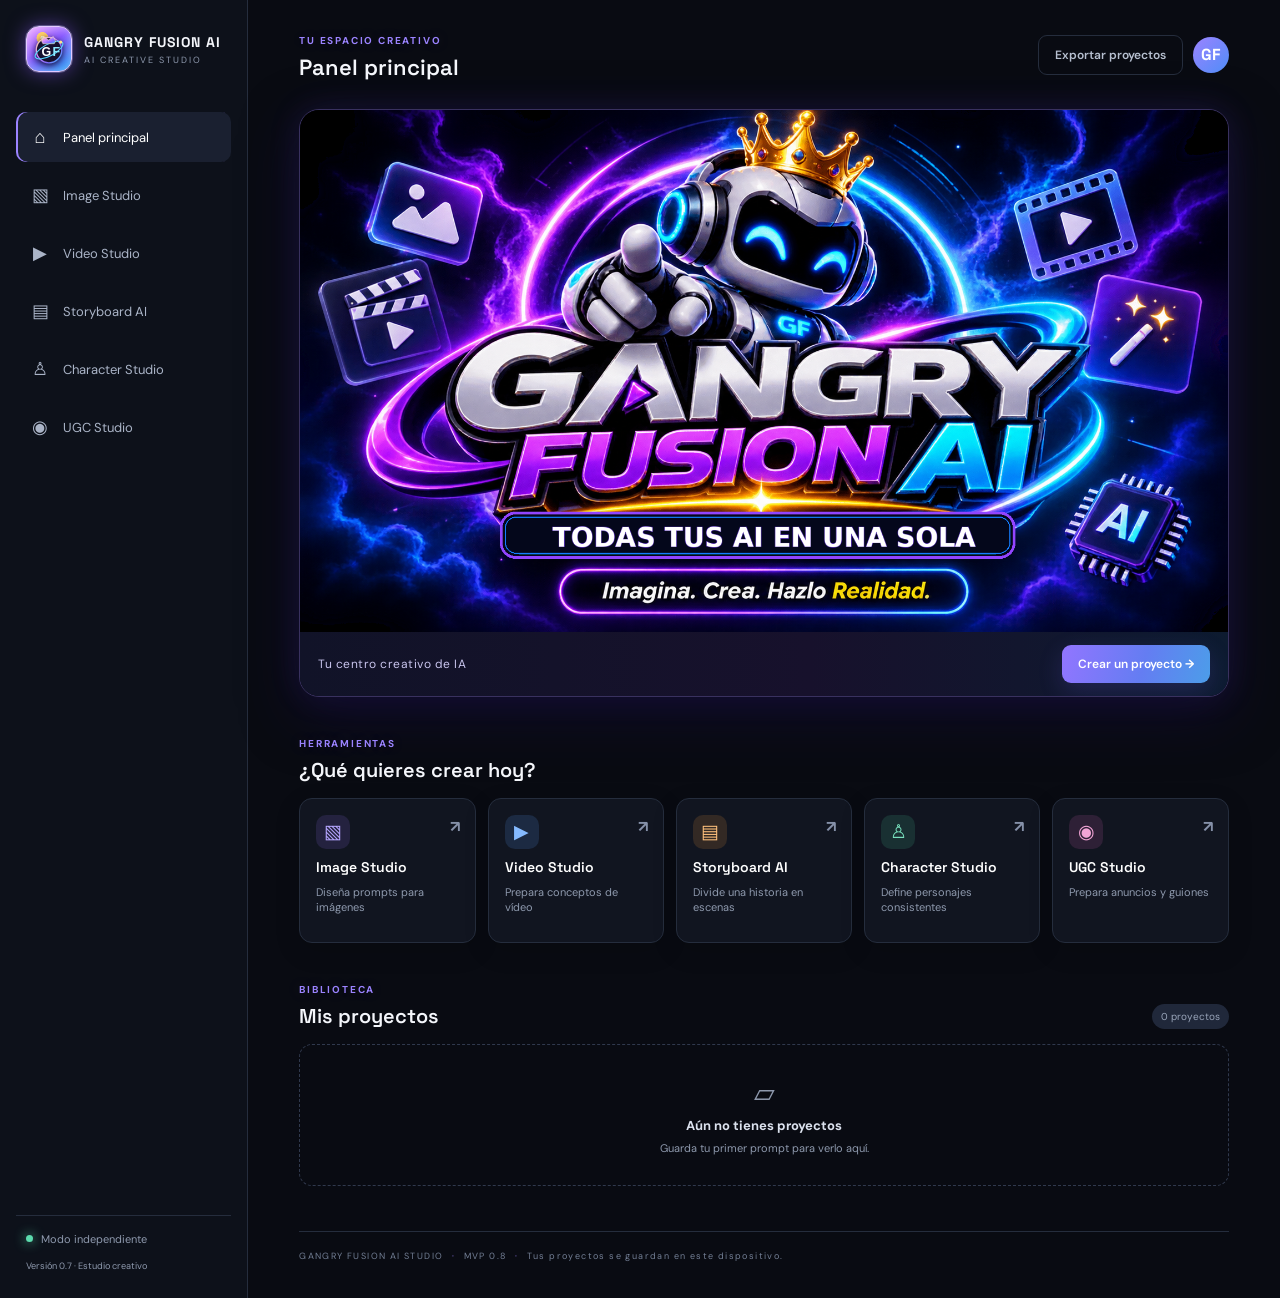
<file: index.html>
<!doctype html>
<html lang="es">
<head>
  <meta charset="utf-8">
  <meta name="viewport" content="width=device-width,initial-scale=1,viewport-fit=cover">
  <meta name="theme-color" content="#090b12">
  <meta name="description" content="Gangry Fusion AI — espacio creativo independiente para prompts, storyboards y proyectos de IA.">
  <meta name="application-name" content="Gangry Fusion AI">
  <link rel="icon" href="data:image/svg+xml,%3Csvg xmlns=%22http://www.w3.org/2000/svg%22 viewBox=%220 0 64 64%22%3E%3Crect width=%2264%22 height=%2264%22 rx=%2215%22 fill=%22%230d111c%22/%3E%3Ctext x=%2232%22 y=%2242%22 font-size=%2227%22 text-anchor=%22middle%22 font-family=%22Arial%22 font-weight=%22bold%22 fill=%22%23a18aff%22%3EGF%3C/text%3E%3C/svg%3E">
  <style>
@import url('https://fonts.googleapis.com/css2?family=DM+Sans:wght@400;500;600;700&family=Space+Grotesk:wght@400;500;600;700&display=swap');
:root{color-scheme:dark;--bg:#090b12;--panel:#111520;--panel2:#171d2a;--line:#252d3d;--muted:#8e99ad;--text:#f4f6fb;--purple:#9b83ff;--blue:#6ca8ff;--green:#64d8b0}
*{box-sizing:border-box}body{margin:0;background:var(--bg);color:var(--text);font-family:'DM Sans',sans-serif;min-height:100vh}button,input,textarea,select{font:inherit}button{cursor:pointer}.app-shell{display:flex;min-height:100vh}.sidebar{width:248px;background:#0d111a;border-right:1px solid var(--line);padding:26px 16px;display:flex;flex-direction:column;gap:8px;flex-shrink:0}.brand{display:flex;align-items:center;gap:11px;padding:0 10px 32px}.brand-mark,.avatar{background:linear-gradient(135deg,#9c83ff,#4f8df8);border:0;color:white;font-family:'Space Grotesk';font-weight:700}.brand-mark{width:42px;height:42px;border-radius:13px;display:grid;place-items:center;font-size:15px;letter-spacing:-1px;box-shadow:0 7px 24px #7664f044;outline:1px solid #c4b8ff55}.brand strong{display:block;font:700 14px 'Space Grotesk';letter-spacing:1.4px}.brand small{display:block;color:var(--muted);font-size:9px;letter-spacing:2px;margin-top:3px}.nav{border:0;background:transparent;color:#aab4c7;text-align:left;padding:13px 14px;border-radius:10px;font-size:13px;display:flex;gap:13px;align-items:center}.nav span{font-size:18px;width:20px;text-align:center}.nav:hover,.nav.active{background:#1a2030;color:white}.nav.active{box-shadow:inset 2px 0 #9b83ff}.sidebar-bottom{margin-top:auto;padding:16px 10px 0;border-top:1px solid var(--line);color:var(--muted);font-size:11px}.sidebar-bottom small{display:block;margin-top:14px}.status{display:flex;gap:8px;align-items:center}.status i{width:7px;height:7px;background:#5cdbad;border-radius:50%;box-shadow:0 0 12px #5cdbad}.main{max-width:1500px;width:100%;margin:auto;padding:28px clamp(18px,4vw,58px) 18px}.topbar{display:flex;align-items:center;justify-content:space-between;margin-bottom:28px}.eyebrow{color:#9b83ff;font-size:10px;letter-spacing:1.8px;font-weight:700}.topbar h1{font:600 22px 'Space Grotesk';margin:4px 0 0}.top-actions{display:flex;gap:10px;align-items:center}.avatar{width:36px;height:36px;border-radius:50%}.mobile-menu{display:none;background:var(--panel);border:1px solid var(--line);color:white;border-radius:9px;padding:8px}.btn{border:1px solid var(--line);padding:11px 16px;border-radius:9px;color:white;background:#1a2030;font-weight:600;font-size:12px}.btn.primary{background:linear-gradient(100deg,#8669ed,#547ee8);border:0;box-shadow:0 8px 24px #6c5be533}.btn.secondary{background:#20283a}.btn.ghost{background:transparent;color:#b7c0d0}.btn.full{width:100%;margin-top:6px}.btn:hover,.tool-card:hover{filter:brightness(1.13);transform:translateY(-2px);border-color:#7669c766;box-shadow:0 12px 30px #0004}.view{display:none}.view.active{display:block}.hero{min-height:310px;box-shadow:0 18px 60px #0003,inset 0 1px #ffffff0b;border:1px solid #2a3043;border-radius:18px;background:radial-gradient(ellipse at 80% 20%,#51418a55,transparent 38%),linear-gradient(120deg,#171b2b,#101522 70%);padding:clamp(24px,5vw,54px);display:flex;align-items:center;justify-content:space-between;overflow:hidden;position:relative}.hero-copy{max-width:540px;position:relative;z-index:1}.hero h2{font:600 clamp(32px,4.5vw,53px)/1.08 'Space Grotesk';letter-spacing:-2px;margin:16px 0}.hero h2 em{font-style:normal;color:#a795ff}.hero p,.intro p{color:#a8b2c5;line-height:1.7;font-size:14px;max-width:480px;margin-bottom:23px}.hero-art{width:40%;min-width:230px;height:240px;position:relative;display:grid;place-items:center}.orb{position:absolute;border-radius:50%;filter:blur(2px)}.orb-a{width:200px;height:200px;background:radial-gradient(circle at 35% 30%,#b1a1ff,#6453bd 45%,#222b50 75%);opacity:.65}.orb-b{width:130px;height:130px;border:1px solid #b9acff88;transform:translate(60px,35px)}.art-window{position:relative;width:220px;height:145px;border:1px solid #ffffff33;border-radius:12px;background:#111827cc;backdrop-filter:blur(12px);padding:13px;transform:rotate(-7deg);box-shadow:0 25px 60px #0008}.art-bar{display:flex;gap:5px;margin-bottom:12px}.art-bar i{width:5px;height:5px;border-radius:50%;background:#8794b5}.art-grid{display:grid;grid-template-columns:1fr 1fr 1fr;gap:7px;height:78px}.art-grid div{border-radius:6px;background:linear-gradient(145deg,#8d78e9,#263f6d)}.art-grid div:nth-child(2){background:linear-gradient(145deg,#e8a8a0,#61466f)}.art-grid div:nth-child(3){background:linear-gradient(145deg,#67c9ae,#31516b)}.art-window>span{font-size:8px;letter-spacing:2px;color:#a9b3c9;display:block;margin-top:8px}.section-head{display:flex;align-items:end;justify-content:space-between;margin:34px 0 15px}.section-head h3{font:600 20px 'Space Grotesk';margin:5px 0 0}.tool-grid{display:grid;grid-template-columns:repeat(5,minmax(0,1fr));gap:12px}.tool-card{position:relative;overflow:hidden;text-align:left;min-height:145px;border:1px solid var(--line);background:var(--panel);border-radius:13px;padding:16px;color:white;display:flex;flex-direction:column;align-items:flex-start;gap:9px;transition:.18s}.tool-card strong{font:600 14px 'Space Grotesk'}.tool-card small{color:var(--muted);font-size:11px;line-height:1.4}.tool-card>b{position:absolute;right:15px;top:17px;color:#8590a8}.tool-icon{width:34px;height:34px;border-radius:10px;display:grid;place-items:center;font-size:19px}.purple{background:#6f55b833;color:#b5a5ff}.blue{background:#477cc933;color:#85baff}.orange{background:#b8793433;color:#ffc17d}.green{background:#3a9d7833;color:#78e0bd}.pink{background:#a04d8b33;color:#f2a4d6}.counter,.tag{font-size:10px;color:#99a5ba;background:#20283a;padding:6px 9px;border-radius:30px}.projects{display:grid;grid-template-columns:repeat(3,minmax(0,1fr));gap:12px}.empty{grid-column:1/-1;border:1px dashed #30394d;border-radius:13px;padding:30px;text-align:center;color:var(--muted);display:flex;align-items:center;flex-direction:column;gap:7px}.empty span{font-size:27px}.empty strong{color:#dce2ee;font-size:13px}.empty small{font-size:11px}.intro{margin:8px 0 23px}.intro h2{font:600 34px 'Space Grotesk';margin:7px 0}.intro p{margin:0}.workspace{display:grid;grid-template-columns:minmax(0,1fr) minmax(0,1fr);gap:15px}.panel{background:var(--panel);border:1px solid var(--line);border-radius:14px;padding:20px;min-width:0}.panel label{display:block;font-size:11px;color:#bdc7d8;font-weight:600;margin:0 0 8px}.panel textarea,.panel input,.panel select{width:100%;border:1px solid #2c3548;background:#0c111b;color:#f1f4fa;border-radius:8px;padding:11px 12px;margin-bottom:15px;outline:none;font-size:12px}.panel textarea{resize:vertical;line-height:1.6}.panel textarea:focus,.panel input:focus,.panel select:focus{border-color:#8d78e9}.field-row{display:grid;grid-template-columns:1fr 1fr;gap:12px}.field-row>div{min-width:0}.output-panel{display:flex;flex-direction:column;min-height:390px}.panel-title{display:flex;align-items:center;justify-content:space-between;margin-bottom:14px;font-size:13px}.output{white-space:pre-wrap;overflow-wrap:anywhere;background:#0b1019;border:1px solid #242c3b;border-radius:9px;padding:15px;color:#d4dcef;font:12px/1.75 'DM Sans';flex:1;min-height:210px;margin:0 0 13px}.button-row{display:flex;gap:9px;flex-wrap:wrap}.scene-grid{display:grid;grid-template-columns:repeat(2,minmax(0,1fr));gap:12px;margin:15px 0}.scene{background:var(--panel);border:1px solid var(--line);border-radius:12px;padding:16px}.scene b{font:600 12px 'Space Grotesk';color:#b4a4ff}.scene p{font-size:12px;color:#c6cede;line-height:1.6}.scene small{color:var(--muted);font-size:10px}.scene-grid+.button-row{margin-bottom:20px}footer{margin-top:45px;padding:18px 0;border-top:1px solid var(--line);font-size:9px;letter-spacing:1.4px;color:#737f95}footer span{color:#9b83ff;margin:0 5px}.toast{position:fixed;bottom:22px;left:50%;transform:translate(-50%,20px);opacity:0;background:#e9e6ff;color:#171329;padding:11px 16px;border-radius:9px;font-size:12px;font-weight:700;transition:.2s;pointer-events:none;z-index:20}.toast.show{opacity:1;transform:translate(-50%,0)}@media(max-width:1050px){.tool-grid{grid-template-columns:repeat(3,1fr)}}@media(max-width:760px){.sidebar{position:fixed;z-index:10;inset:0 auto 0 0;transform:translateX(-105%);transition:.2s;box-shadow:20px 0 60px #0008}.sidebar.open{transform:translateX(0)}.main{padding:18px 14px}.topbar{gap:10px}.mobile-menu{display:block}.top-actions .ghost{display:none}.topbar{justify-content:flex-start}.top-actions{margin-left:auto}.hero{min-height:290px}.hero-art{position:absolute;right:-55px;bottom:-35px;opacity:.35}.hero-copy{max-width:100%}.tool-grid{grid-template-columns:repeat(2,1fr)}.tool-card{min-height:135px}.workspace{grid-template-columns:1fr}.output-panel{min-height:300px}.projects{grid-template-columns:1fr}.scene-grid{grid-template-columns:1fr}.intro h2{font-size:29px}}@media(max-width:390px){.tool-grid{grid-template-columns:1fr 1fr}.tool-card{padding:12px}.hero h2{font-size:32px}.field-row{grid-template-columns:1fr}}

/* Gangry Fusion AI brand polish · MVP 0.8 */
::selection{background:#8068e8;color:#fff}.brand-mark{background:linear-gradient(135deg,#a18aff 0%,#6d72ee 52%,#4c9df0 100%)}.eyebrow{ text-shadow:0 0 18px #9b83ff33}.panel,.scene,.tool-card{box-shadow:0 8px 26px #0002}.btn.primary{background:linear-gradient(105deg,#9275ff 0%,#647df2 55%,#4c9de9 100%)}.status i{animation:gf-pulse 2.4s ease-in-out infinite}@keyframes gf-pulse{50%{box-shadow:0 0 18px #5cdbad;opacity:.65}}

/* Logo visible y legible en pantallas pequeñas */
.brand-mark{width:46px;height:46px;flex:0 0 46px;padding:5px}.brand-mark svg{width:100%;height:100%;display:block}.brand strong{letter-spacing:1px}.brand{gap:12px}

/* Dashboard brand identity */
.hero-brand{display:flex;align-items:center;gap:16px;margin:0 0 24px}
.hero-brand-mark{width:70px;height:70px;flex:0 0 70px;display:grid;place-items:center;border-radius:20px;background:linear-gradient(135deg,#a18aff 0%,#587ff0 100%);color:#fff;font:700 25px 'Space Grotesk',sans-serif;letter-spacing:-2px;box-shadow:0 12px 34px #7866ed55,inset 0 1px #ffffff66;border:1px solid #c9beff88}
.hero-brand-name{display:flex;flex-direction:column;gap:0;line-height:.98;font-family:'Space Grotesk',sans-serif;letter-spacing:1.2px}
.hero-brand-name span{font-size:clamp(22px,3.2vw,36px);font-weight:700;color:#f5f4ff}
.hero-brand-name strong{font-size:clamp(25px,3.8vw,43px);font-weight:700;color:#a996ff;letter-spacing:.3px}
.hero-brand-name em{font-style:normal;color:#78b5ff}
@media(max-width:760px){.hero-brand{gap:12px;margin-bottom:20px}.hero-brand-mark{width:58px;height:58px;flex-basis:58px;border-radius:16px;font-size:21px}.hero-brand-name span{font-size:25px}.hero-brand-name strong{font-size:29px}.hero{padding:24px 20px;min-height:340px}}

/* Identidad visual premium Gangry Fusion AI · v0.6 */
.brand-hero-wrap{overflow:hidden;border:1px solid #39315f;border-radius:20px;background:#080b18;box-shadow:0 18px 55px #120b35aa,0 0 32px #7655ff22;margin-bottom:30px}
.brand-hero-image{display:block;width:100%;height:auto;aspect-ratio:16/9;object-fit:cover}
.brand-hero-actions{display:flex;align-items:center;justify-content:space-between;gap:14px;padding:13px 18px;background:linear-gradient(90deg,#111328,#17112c 55%,#0d1b30);color:#c9c5ee;font-size:12px;letter-spacing:.5px}
.brand-mark{position:relative;overflow:hidden;background:radial-gradient(circle at 35% 25%,#fff7c9 0 4%,#ffcf61 5% 13%,transparent 14%),linear-gradient(145deg,#f2a5ff 0%,#8958ff 45%,#1b9ff4 100%);border:1px solid #e3caff;box-shadow:0 0 20px #8d5bff88,inset 0 0 10px #ffffff66}
.brand-mark svg{filter:drop-shadow(0 2px 3px #140a36)}
@media(max-width:600px){.brand-hero-wrap{border-radius:14px;margin-bottom:24px}.brand-hero-image{aspect-ratio:4/3;object-fit:cover;object-position:center}.brand-hero-actions{padding:11px 12px;font-size:10px}.brand-hero-actions .btn{padding:9px 11px;font-size:10px}}

</style>
  <title>Gangry Fusion AI</title>
</head>
<body>
  <div class="app-shell">
    <aside class="sidebar" id="sidebar">
      <div class="brand">
        <div class="brand-mark" aria-label="Gangry Fusion AI logo"><svg viewBox="0 0 128 128" role="img" aria-hidden="true"><defs><linearGradient id="gfLogo" x1="0" y1="0" x2="1" y2="1"><stop stop-color="#ffe38a"/><stop offset=".38" stop-color="#d88cff"/><stop offset=".72" stop-color="#7c69ff"/><stop offset="1" stop-color="#39d7ff"/></linearGradient></defs><circle cx="64" cy="68" r="48" fill="#17112f" stroke="url(#gfLogo)" stroke-width="5"/><ellipse cx="64" cy="68" rx="58" ry="22" transform="rotate(-28 64 68)" fill="none" stroke="#56d9ff" stroke-width="4"/><path d="M36 34l8-17 18 13 18-13 9 17-5 10H41z" fill="url(#gfLogo)" stroke="#fff0c2" stroke-width="2"/><text x="36" y="89" fill="#fff" font-family="Arial,sans-serif" font-size="47" font-weight="900">G</text><text x="77" y="89" fill="#8eeaff" font-family="Arial,sans-serif" font-size="47" font-weight="900">F</text><circle cx="108" cy="38" r="6" fill="#ffe38a"/></svg></div>
        <div><strong>GANGRY FUSION AI</strong><small>AI CREATIVE STUDIO</small></div>
      </div>
      <button class="nav active" data-view="dashboard"><span>⌂</span> Panel principal</button>
      <button class="nav" data-view="image"><span>▧</span> Image Studio</button>
      <button class="nav" data-view="video"><span>▶</span> Video Studio</button>
      <button class="nav" data-view="storyboard"><span>▤</span> Storyboard AI</button>
      <button class="nav" data-view="character"><span>♙</span> Character Studio</button>
      <button class="nav" data-view="ugc"><span>◉</span> UGC Studio</button>
      <div class="sidebar-bottom">
        <div class="status"><i></i><span>Modo independiente</span></div>
        <small>Versión 0.7 · Estudio creativo</small>
      </div>
    </aside>

    <main class="main">
      <header class="topbar">
        <button class="mobile-menu" id="menuBtn" aria-label="Abrir menú">☰</button>
        <div><span class="eyebrow">TU ESPACIO CREATIVO</span><h1 id="pageTitle">Panel principal</h1></div>
        <div class="top-actions">
          <button class="btn ghost" id="exportBtn">Exportar proyectos</button>
          <button class="avatar" title="Gangry Fusion AI">GF</button>
        </div>
      </header>

      <section class="view active" id="dashboard">
        <div class="brand-hero-wrap">
          <img class="brand-hero-image" src="./assets/gangry-fusion-ai-banner.png" alt="Gangry Fusion AI: todas tus AI en una sola" />
          <div class="brand-hero-actions"><span>Tu centro creativo de IA</span><button class="btn primary" data-go="video">Crear un proyecto <b>→</b></button></div>
        </div>

        <div class="section-head"><div><span class="eyebrow">HERRAMIENTAS</span><h3>¿Qué quieres crear hoy?</h3></div></div>
        <div class="tool-grid">
          <button class="tool-card" data-go="image"><span class="tool-icon purple">▧</span><strong>Image Studio</strong><small>Diseña prompts para imágenes</small><b>↗</b></button>
          <button class="tool-card" data-go="video"><span class="tool-icon blue">▶</span><strong>Video Studio</strong><small>Prepara conceptos de vídeo</small><b>↗</b></button>
          <button class="tool-card" data-go="storyboard"><span class="tool-icon orange">▤</span><strong>Storyboard AI</strong><small>Divide una historia en escenas</small><b>↗</b></button>
          <button class="tool-card" data-go="character"><span class="tool-icon green">♙</span><strong>Character Studio</strong><small>Define personajes consistentes</small><b>↗</b></button>
          <button class="tool-card" data-go="ugc"><span class="tool-icon pink">◉</span><strong>UGC Studio</strong><small>Prepara anuncios y guiones</small><b>↗</b></button>
        </div>
        <div class="section-head"><div><span class="eyebrow">BIBLIOTECA</span><h3>Mis proyectos</h3></div><span class="counter" id="projectCount">0 proyectos</span></div>
        <div class="projects" id="projectList"><div class="empty"><span>▱</span><strong>Aún no tienes proyectos</strong><small>Guarda tu primer prompt para verlo aquí.</small></div></div>
      </section>

      <section class="view" id="image">
        <div class="intro"><span class="eyebrow">IMAGEN · PROMPT BUILDER</span><h2>Image Studio</h2><p>Construye instrucciones detalladas para modelos de imagen abiertos.</p></div>
        <div class="workspace">
          <div class="panel">
            <label>¿Qué quieres crear?</label><textarea id="imageSubject" rows="3" placeholder="Ej. Una modelo caminando por una calle de Santo Domingo al atardecer..."></textarea>
            <div class="field-row"><div><label>Estilo visual</label><select id="imageStyle"><option>Cinematográfico realista</option><option>Fotografía editorial</option><option>3D animación familiar</option><option>Anime detallado</option><option>Producto comercial</option><option>Documental natural</option></select></div><div><label>Formato</label><select id="imageRatio"><option>9:16 vertical</option><option>16:9 horizontal</option><option>1:1 cuadrado</option><option>4:5 retrato</option></select></div></div>
            <label>Detalles adicionales</label><textarea id="imageDetails" rows="3" placeholder="Iluminación, cámara, ambiente, vestuario, composición..."></textarea>
            <button class="btn secondary full" id="buildImage">Construir prompt</button>
            <label style="margin-top:14px">Conexión del motor de imágenes</label>
            <input id="imageApiUrl" type="url" placeholder="Pega aquí la dirección de tu motor Cloudflare" autocomplete="url">
            <small style="display:block;color:#98a4b9;font-size:10px;line-height:1.5;margin:-8px 0 12px">Esta dirección se configura una sola vez. No pegues contraseñas ni tokens aquí.</small>
            <button class="btn primary full" id="generateImage">✦ Generar imagen real</button>
            <small id="imageStatus" role="status" style="display:block;color:#aeb9cc;margin-top:10px;font-size:11px">Motor aún sin conectar. Primero configura el servicio gratuito.</small>
          </div>
          <div class="panel output-panel"><div class="panel-title"><strong>Tu creación</strong><span class="tag">IMAGE STUDIO</span></div><pre id="imageOutput" class="output">Tu prompt aparecerá aquí.</pre>
            <div id="generatedImageWrap" hidden style="margin:4px 0 14px"><img id="generatedImage" alt="Imagen generada por GANGRY FUSION AI" style="width:100%;height:auto;border-radius:10px;border:1px solid #30394d;display:block"><div class="button-row" style="margin-top:10px"><button class="btn primary" id="downloadGeneratedImage">Descargar imagen</button></div></div>
            <div class="button-row"><button class="btn secondary" data-copy="imageOutput">Copiar prompt</button><button class="btn ghost" data-save="imageOutput">Guardar proyecto</button></div></div>
        </div>
      </section>

      <section class="view" id="video">
       
<div class="panel" style="margin-bottom:18px">
  <label for="videoEngine">Motor de generación de vídeo</label>
  <select id="videoEngine">
    <option value="wan2gp" selected>Wan2GP — Motor principal</option>
    <option value="comfyui" disabled>ComfyUI — Próximamente</option>
    <option value="external" disabled>Otros motores — Próximamente</option>
  </select>

  <div style="margin-top:16px">
    <label for="wan2gpUrl">Dirección del conector Wan2GP</label>
    <input
      id="wan2gpUrl"
      type="url"
      value="http://127.0.0.1:7866"
      placeholder="http://127.0.0.1:7866"
    >

    <label for="wan2gpToken" style="margin-top:12px">
      Token de seguridad
    </label>
    <input
      id="wan2gpToken"
      type="password"
      placeholder="Pega aquí el token del conector"
      autocomplete="off"
    >

    <button
      class="btn secondary full"
      id="connectWan2GP"
      type="button"
      style="margin-top:14px"
    >
      Conectar con Wan2GP
    </button>

    <p id="wan2gpStatus" style="font-size:12px;color:#98a4b9">
      Desconectado · Esperando conexión local
    </p>

    <label for="wan2gpModel">Modelo Wan2GP</label>
    <select id="wan2gpModel" disabled>
      <option value="">Conecta Wan2GP para cargar los modelos</option>
    </select>

    <small style="display:block;color:#98a4b9;font-size:11px;margin-top:8px">
      La generación se ejecutará en el equipo del usuario.
      El token no debe compartirse ni publicarse.
    </small>
  </div>
</div>

        <div class="intro"><span class="eyebrow">VÍDEO · PROMPT BUILDER</span><h2>Video Studio</h2><p>Prepara prompts para flujos de texto a vídeo o imagen a vídeo.</p></div>
       
<div class="panel" style="margin-bottom:18px">
  <label for="videoEngine">Motor de generación de vídeo</label>
  <select id="videoEngine">
    <option value="wan2gp" selected>Wan2GP — Motor principal (local)</option>
    <option value="comfyui" disabled>ComfyUI — Próximamente</option>
    <option value="external" disabled>Otros motores compatibles — Próximamente</option>
  </select>
  <small style="display:block;color:#98a4b9;font-size:11px;margin-top:8px">
    Wan2GP se conectará al equipo del usuario que lo tenga instalado y configurado.
    Los motores no integrados todavía no están disponibles.
  </small>
</div>

        <div class="workspace">
          <div class="panel">
            <label>Describe la escena y la acción</label><textarea id="videoSubject" rows="4" placeholder="Ej. Una mujer abre una caja de chocolate, sonríe y prueba una pieza..."></textarea>
            <div class="field-row"><div><label>Tipo de generación</label><select id="videoType"><option>Texto a vídeo</option><option>Imagen a vídeo</option><option>Vídeo de referencia</option></select></div><div><label>Relación de aspecto</label><select id="videoRatio"><option>9:16 vertical</option><option>16:9 horizontal</option><option>1:1 cuadrado</option></select></div></div>
            <div class="field-row"><div><label>Duración objetivo</label><select id="videoDuration"><option>5 segundos</option><option>8 segundos</option><option>10 segundos</option><option>15 segundos</option></select></div><div><label>Movimiento de cámara</label><select id="cameraMove"><option>Movimiento suave cinematográfico</option><option>Cámara fija</option><option>Travelling de acercamiento</option><option>Seguimiento lateral</option><option>Cámara en mano natural</option><option>Órbita alrededor del sujeto</option></select></div></div>
            <label>Continuidad y detalles</label><textarea id="videoDetails" rows="3" placeholder="Mantener rostro, ropa, producto, escenario y luz consistentes..."></textarea>
            <button class="btn primary full" id="buildVideo">Construir prompt</button>
          </div>
          <div class="panel output-panel"><div class="panel-title"><strong>Prompt resultante</strong><span class="tag">LISTO PARA COPIAR</span></div><pre id="videoOutput" class="output">Tu prompt aparecerá aquí.</pre><div class="button-row"><button class="btn secondary" data-copy="videoOutput">Copiar prompt</button><button class="btn ghost" data-save="videoOutput">Guardar proyecto</button></div></div>
        </div>
      </section>

      <section class="view" id="storyboard">
        <div class="intro"><span class="eyebrow">NARRATIVA · PREPRODUCCIÓN</span><h2>Storyboard AI</h2><p>Convierte una idea en una secuencia de escenas lista para producir.</p></div>
        <div class="panel">
          <label>Idea o historia completa</label><textarea id="storyIdea" rows="4" placeholder="Escribe la historia desde el principio hasta el final..."></textarea>
          <div class="field-row"><div><label>Número de escenas</label><select id="sceneCount"><option>4</option><option selected>6</option><option>8</option><option>10</option></select></div><div><label>Estilo</label><select id="storyStyle"><option>Cinematográfico realista</option><option>Publicidad UGC</option><option>Animación 3D</option><option>Documental</option><option>Suspenso</option></select></div></div>
          <button class="btn primary" id="buildStory">Crear storyboard</button>
        </div>
        <div id="storyOutput" class="scene-grid"></div>
        <div class="button-row" id="storyActions" hidden><button class="btn secondary" id="copyStory">Copiar storyboard</button><button class="btn ghost" id="saveStory">Guardar proyecto</button></div>
      </section>

      <section class="view" id="character">
        <div class="intro"><span class="eyebrow">IDENTIDAD VISUAL</span><h2>Character Studio</h2><p>Crea una ficha maestra para mantener la descripción del personaje estable entre escenas.</p></div>
        <div class="workspace">
          <div class="panel">
            <label>Nombre del personaje</label><input id="charName" placeholder="Ej. Luna">
            <label>Rostro y rasgos físicos</label><textarea id="charFace" rows="3" placeholder="Forma del rostro, ojos, piel, cabello, rasgos distintivos..."></textarea>
            <label>Vestuario y accesorios</label><textarea id="charClothes" rows="3" placeholder="Prendas, colores, calzado y accesorios..."></textarea>
            <label>Personalidad y estilo</label><textarea id="charPersonality" rows="2" placeholder="Personalidad, edad aparente, lenguaje corporal..."></textarea>
            <label>Reglas que nunca deben cambiar</label><textarea id="charRules" rows="3" placeholder="No cambiar rostro, peinado, proporciones, ropa ni paleta de colores..."></textarea>
            <button class="btn primary full" id="buildCharacter">Crear ficha maestra</button>
          </div>
          <div class="panel output-panel"><div class="panel-title"><strong>Ficha maestra</strong><span class="tag">REFERENCIA</span></div><pre id="characterOutput" class="output">Completa los datos del personaje.</pre><div class="button-row"><button class="btn secondary" data-copy="characterOutput">Copiar ficha</button><button class="btn ghost" data-save="characterOutput">Guardar proyecto</button></div></div>
        </div>
      </section>

      <section class="view" id="ugc">
        <div class="intro"><span class="eyebrow">MARKETING · CONTENIDO CORTO</span><h2>UGC Studio</h2><p>Organiza un anuncio vertical con gancho, demostración y llamada a la acción.</p></div>
        <div class="workspace">
          <div class="panel">
            <label>Producto o servicio</label><input id="ugcProduct" placeholder="Ej. Chocolate caliente artesanal">
            <label>Cliente ideal</label><input id="ugcAudience" placeholder="Ej. Personas que buscan una bebida reconfortante">
            <label>Beneficio principal</label><textarea id="ugcBenefit" rows="2" placeholder="¿Qué problema resuelve o qué lo hace especial?"></textarea>
            <div class="field-row"><div><label>Duración</label><select id="ugcDuration"><option>15 segundos</option><option selected>30 segundos</option><option>45 segundos</option></select></div><div><label>Tono</label><select id="ugcTone"><option>Natural y cercano</option><option>Emocional</option><option>Enérgico y directo</option><option>Elegante y premium</option></select></div></div>
            <button class="btn primary full" id="buildUgc">Crear guion UGC</button>
          </div>
          <div class="panel output-panel"><div class="panel-title"><strong>Guion publicitario</strong><span class="tag">REELS / SHORTS</span></div><pre id="ugcOutput" class="output">Tu guion aparecerá aquí.</pre><div class="button-row"><button class="btn secondary" data-copy="ugcOutput">Copiar guion</button><button class="btn ghost" data-save="ugcOutput">Guardar proyecto</button></div></div>
        </div>
      </section>
      <footer>GANGRY FUSION AI STUDIO <span>·</span> MVP 0.8 <span>·</span> Tus proyectos se guardan en este dispositivo.</footer>
    </main>
  </div>
  <div class="toast" id="toast" role="status"></div>
  <script>
const $=id=>document.getElementById(id);
const views=[...document.querySelectorAll('.view')];
const titles={dashboard:'Panel principal',image:'Image Studio',video:'Video Studio',storyboard:'Storyboard AI',character:'Character Studio',ugc:'UGC Studio'};
function go(id){views.forEach(v=>v.classList.toggle('active',v.id===id));document.querySelectorAll('.nav').forEach(n=>n.classList.toggle('active',n.dataset.view===id));$('pageTitle').textContent=titles[id]||'Gangry Fusion AI';$('sidebar').classList.remove('open');window.scrollTo({top:0,behavior:'smooth'});}
document.querySelectorAll('[data-view]').forEach(b=>b.addEventListener('click',()=>go(b.dataset.view)));
document.querySelectorAll('[data-go]').forEach(b=>b.addEventListener('click',()=>go(b.dataset.go)));
$('menuBtn').addEventListener('click',()=>$('sidebar').classList.toggle('open'));
let toastTimer;function toast(msg){const t=$('toast');t.textContent=msg;t.classList.add('show');clearTimeout(toastTimer);toastTimer=setTimeout(()=>t.classList.remove('show'),2100)}
function val(id){return $(id).value.trim()}
function put(id,text){$(id).textContent=text}
function copyText(text){if(!text||text.startsWith('Tu prompt')||text.startsWith('Completa'))return toast('Primero crea el contenido.');navigator.clipboard?.writeText(text).then(()=>toast('Copiado al portapapeles')).catch(()=>toast('No se pudo copiar automáticamente.'))}
document.querySelectorAll('[data-copy]').forEach(b=>b.addEventListener('click',()=>copyText($(b.dataset.copy).textContent)));
const getProjects=()=>JSON.parse(localStorage.getItem('gangry_fusion_projects')||'[]');
function saveProject(title,content,type){if(!content||content==='Tu prompt aparecerá aquí.'||content==='Completa los datos del personaje.')return toast('Primero crea el contenido.');const p=getProjects();p.unshift({id:Date.now(),title,content,type,date:new Date().toLocaleString('es-DO')});localStorage.setItem('gangry_fusion_projects',JSON.stringify(p));renderProjects();toast('Proyecto guardado en este dispositivo.')}
document.querySelectorAll('[data-save]').forEach(b=>b.addEventListener('click',()=>saveProject(titles[document.querySelector('.view.active')?.id]||'Proyecto',$(b.dataset.save).textContent,document.querySelector('.view.active')?.id||'general')));
function renderProjects(){const p=getProjects();$('projectCount').textContent=`${p.length} proyecto${p.length===1?'':'s'}`;const host=$('projectList');if(!p.length){host.innerHTML='<div class="empty"><span>▱</span><strong>Aún no tienes proyectos</strong><small>Guarda tu primer prompt para verlo aquí.</small></div>';return;}host.innerHTML=p.slice(0,9).map(x=>`<article class="scene"><b>${escapeHtml(x.title)}</b><p>${escapeHtml(x.content.slice(0,180))}${x.content.length>180?'…':''}</p><small>${escapeHtml(x.date)} · ${escapeHtml(x.type)}</small><div style="margin-top:12px"><button class="btn secondary" data-project-copy="${x.id}">Copiar</button> <button class="btn ghost" data-project-delete="${x.id}">Eliminar</button></div></article>`).join('');host.querySelectorAll('[data-project-copy]').forEach(b=>b.onclick=()=>copyText(getProjects().find(x=>x.id==b.dataset.projectCopy)?.content||''));host.querySelectorAll('[data-project-delete]').forEach(b=>b.onclick=()=>{localStorage.setItem('gangry_fusion_projects',JSON.stringify(getProjects().filter(x=>x.id!=b.dataset.projectDelete)));renderProjects();toast('Proyecto eliminado.')})}
function escapeHtml(s){return String(s).replace(/[&<>"']/g,c=>({'&':'&amp;','<':'&lt;','>':'&gt;','"':'&quot;',"'":'&#39;'}[c]))}
$('buildImage').onclick=()=>{const s=val('imageSubject');if(!s)return toast('Describe primero la imagen.');put('imageOutput',`${s}\n\nEstilo visual: ${val('imageStyle')}.\nFormato: ${val('imageRatio')}.\nDetalles: ${val('imageDetails')||'Composición limpia, sujeto bien definido y acabado profesional.'}\n\nCalidad: alto nivel de detalle, iluminación coherente, texturas naturales, composición cuidada, enfoque preciso.\nEvitar: anatomía incorrecta, extremidades duplicadas, texto ilegible, artefactos, deformaciones y elementos inconsistentes.`);toast('Prompt de imagen creado.')};
// Motor de imágenes conectado mediante Cloudflare Worker (la clave nunca vive en este navegador).
const apiField=$('imageApiUrl');apiField.value=localStorage.getItem('gangry_fusion_image_api')||'';
apiField.addEventListener('change',()=>{localStorage.setItem('gangry_fusion_image_api',apiField.value.trim().replace(/\/$/,''));toast('Dirección del motor guardada en este dispositivo.')});
let lastGeneratedImage='';
$('generateImage').onclick=async()=>{
 const endpoint=apiField.value.trim().replace(/\/$/,'');
 if(!endpoint){$('imageStatus').textContent='Falta conectar el motor Cloudflare. Sigue la guía de instalación.';return toast('Primero configura la dirección del motor.')}
 const subject=val('imageSubject');if(!subject)return toast('Describe primero la imagen.');
 if(!/^https:\/\//i.test(endpoint))return toast('La dirección debe comenzar con https://');
 const prompt=$('imageOutput').textContent.startsWith('Tu prompt')?`${subject}. Estilo visual: ${val('imageStyle')}. Formato: ${val('imageRatio')}. Detalles: ${val('imageDetails')||'Composición profesional, iluminación coherente y alto nivel de detalle.'}`:$('imageOutput').textContent;
 const btn=$('generateImage');btn.disabled=true;btn.textContent='Generando…';$('imageStatus').textContent='Conectando con FLUX.1 Schnell. La generación puede tardar un poco.';
 try{
  const response=await fetch(endpoint,{method:'POST',headers:{'Content-Type':'application/json'},body:JSON.stringify({prompt})});
  const data=await response.json().catch(()=>({}));
  if(!response.ok)throw new Error(data.error||data.message||`Error del motor (${response.status})`);
  if(!data.image)throw new Error('El motor respondió, pero no envió una imagen.');
  lastGeneratedImage=data.image.startsWith('data:')?data.image:`data:image/jpeg;base64,${data.image}`;
  $('generatedImage').src=lastGeneratedImage;$('generatedImageWrap').hidden=false;$('imageStatus').textContent='Imagen generada correctamente. Puedes descargarla.';toast('¡Imagen creada!');
 }catch(err){$('imageStatus').textContent=`No se pudo generar: ${err.message}`;toast('No se pudo generar la imagen. Revisa la conexión.')}
 finally{btn.disabled=false;btn.textContent='✦ Generar imagen real'}
};
$('downloadGeneratedImage').onclick=()=>{if(!lastGeneratedImage)return;const a=document.createElement('a');a.href=lastGeneratedImage;a.download=`gangry-fusion-${Date.now()}.jpg`;document.body.appendChild(a);a.click();a.remove()};
$('buildVideo').onclick=()=>{const s=val('videoSubject');if(!s)return toast('Describe primero la escena.');put('videoOutput',`${val('videoType')}: ${s}\n\nDuración objetivo: ${val('videoDuration')}.\nFormato: ${val('videoRatio')}.\nCámara: ${val('cameraMove')}.\nContinuidad: ${val('videoDetails')||'Mantener consistentes los sujetos, vestuario, escenario, iluminación y dirección de movimiento.'}\n\nDirección cinematográfica: movimiento natural y físicamente plausible, acción clara, composición legible, iluminación consistente, sin cambios bruscos de identidad ni objetos que aparezcan o desaparezcan.\nAudio: ambiente y sonidos coherentes con la escena, si el modelo lo permite.`);toast('Prompt de vídeo creado.')};
$('buildCharacter').onclick=()=>{if(!val('charName')||!val('charFace'))return toast('Añade nombre y rasgos físicos.');put('characterOutput',`FICHA MAESTRA DE PERSONAJE: ${val('charName')}\n\nROSTRO Y RASGOS:\n${val('charFace')}\n\nVESTUARIO Y ACCESORIOS:\n${val('charClothes')}\n\nPERSONALIDAD:\n${val('charPersonality')}\n\nREGLAS DE CONTINUIDAD:\n${val('charRules')||'Mantener exactamente los mismos rasgos faciales, cabello, proporciones corporales, vestuario, accesorios y paleta de colores en todas las escenas.'}\n\nINSTRUCCIÓN DE USO:\nUsar esta ficha como referencia fija en cada prompt. No reinterpretar ni rediseñar al personaje entre tomas.`);toast('Ficha maestra creada.')};
$('buildUgc').onclick=()=>{if(!val('ugcProduct')||!val('ugcBenefit'))return toast('Añade producto y beneficio principal.');const d=val('ugcDuration'),tone=val('ugcTone'),p=val('ugcProduct'),a=val('ugcAudience'),b=val('ugcBenefit');const scripts={'15 segundos':[['0–3 s · GANCHO',`“¿Todavía no conoces ${p}? Esto te puede interesar.”`],['3–10 s · DEMOSTRACIÓN',`Mostrar el producto en uso. Comunicar el beneficio: ${b}.`],['10–15 s · CTA','“Pruébalo y descubre la diferencia. Escríbenos para más información.”']], '30 segundos':[['0–3 s · GANCHO',`“Tengo que enseñarte algo sobre ${p}.”`],['3–10 s · PROBLEMA',`Conectar con una necesidad de ${a||'la audiencia'} sin exagerar resultados.`],['10–22 s · DEMOSTRACIÓN',`Mostrar el producto y explicar el beneficio: ${b}. Incluir planos detalle y reacción natural.`],['22–30 s · CTA','“Si quieres probarlo, contáctanos hoy.”']], '45 segundos':[['0–4 s · GANCHO',`“Te cuento por qué estoy hablando de ${p}.”`],['4–12 s · CONTEXTO',`Presentar una situación cotidiana relevante para ${a||'el público objetivo'}.`],['12–30 s · DEMOSTRACIÓN',`Enseñar el producto en uso y explicar: ${b}.`],['30–39 s · EXPERIENCIA','Compartir una impresión auténtica, sin afirmar resultados no comprobados.'],['39–45 s · CTA','“Conoce más y decide si es para ti. Escríbenos.”']]};put('ugcOutput',`GUION UGC · ${p.toUpperCase()}\nDuración: ${d} · Tono: ${tone}\n\n${scripts[d].map(x=>x[0]+'\n'+x[1]).join('\n\n')}\n\nDIRECCIÓN VISUAL:\nFormato vertical 9:16. Presentador mirando a cámara, luz natural, encuadres cercanos, demostración real del producto, subtítulos grandes y cortes ágiles. Mantener el producto y la identidad visual consistentes.\n\nNOTA: Sustituir cualquier afirmación genérica por información verificable del producto.`);toast('Guion UGC creado.')};
let storyboardText='';
$('buildStory').onclick=()=>{const idea=val('storyIdea');if(!idea)return toast('Escribe la historia primero.');const n=Number(val('sceneCount'));const parts=idea.split(/(?<=[.!?])\s+|,\s+(?=(?:después|luego|mientras|finalmente|al final|entonces))/i).filter(x=>x.trim());const scenes=Array.from({length:n},(_,i)=>{const start=Math.floor(i*parts.length/n),end=Math.max(start+1,Math.floor((i+1)*parts.length/n));const bit=parts.slice(start,end).join(' ').trim()||idea;return {title:`ESCENA ${String(i+1).padStart(2,'0')}`,desc:bit,shot:['Plano general de establecimiento','Plano medio de acción','Primer plano emocional','Plano detalle de elemento clave'][i%4],move:['Travelling suave','Cámara fija','Acercamiento lento','Seguimiento lateral'][i%4]}});storyboardText=`STORYBOARD · ${val('storyStyle')}\n\n${scenes.map(s=>`${s.title}\nAcción: ${s.desc}\nPlano sugerido: ${s.shot}\nCámara: ${s.move}\nContinuidad: conservar diseño de personajes, vestuario, utilería, iluminación y geografía de la escena.`).join('\n\n')}`;$('storyOutput').innerHTML=scenes.map(s=>`<article class="scene"><b>${s.title}</b><p>${escapeHtml(s.desc)}</p><small>${s.shot} · ${s.move}</small></article>`).join('');$('storyActions').hidden=false;toast('Storyboard organizado. Revisa la continuidad de las escenas.')};
$('copyStory').onclick=()=>copyText(storyboardText);$('saveStory').onclick=()=>saveProject('Storyboard',storyboardText,'storyboard');
$('exportBtn').onclick=()=>{const data=JSON.stringify({app:'Gangry Fusion AI',version:'0.5',projects:getProjects()},null,2);const a=document.createElement('a');a.href=URL.createObjectURL(new Blob([data],{type:'application/json'}));a.download='gangry-fusion-ai-projects.json';a.click();URL.revokeObjectURL(a.href);toast('Archivo de proyectos exportado.')};
if(location.protocol!=='file:' && 'serviceWorker' in navigator)window.addEventListener('load',()=>navigator.serviceWorker.register('./sw.js').catch(()=>{}));
renderProjects();

</script>
</body>
</html>
</file>
